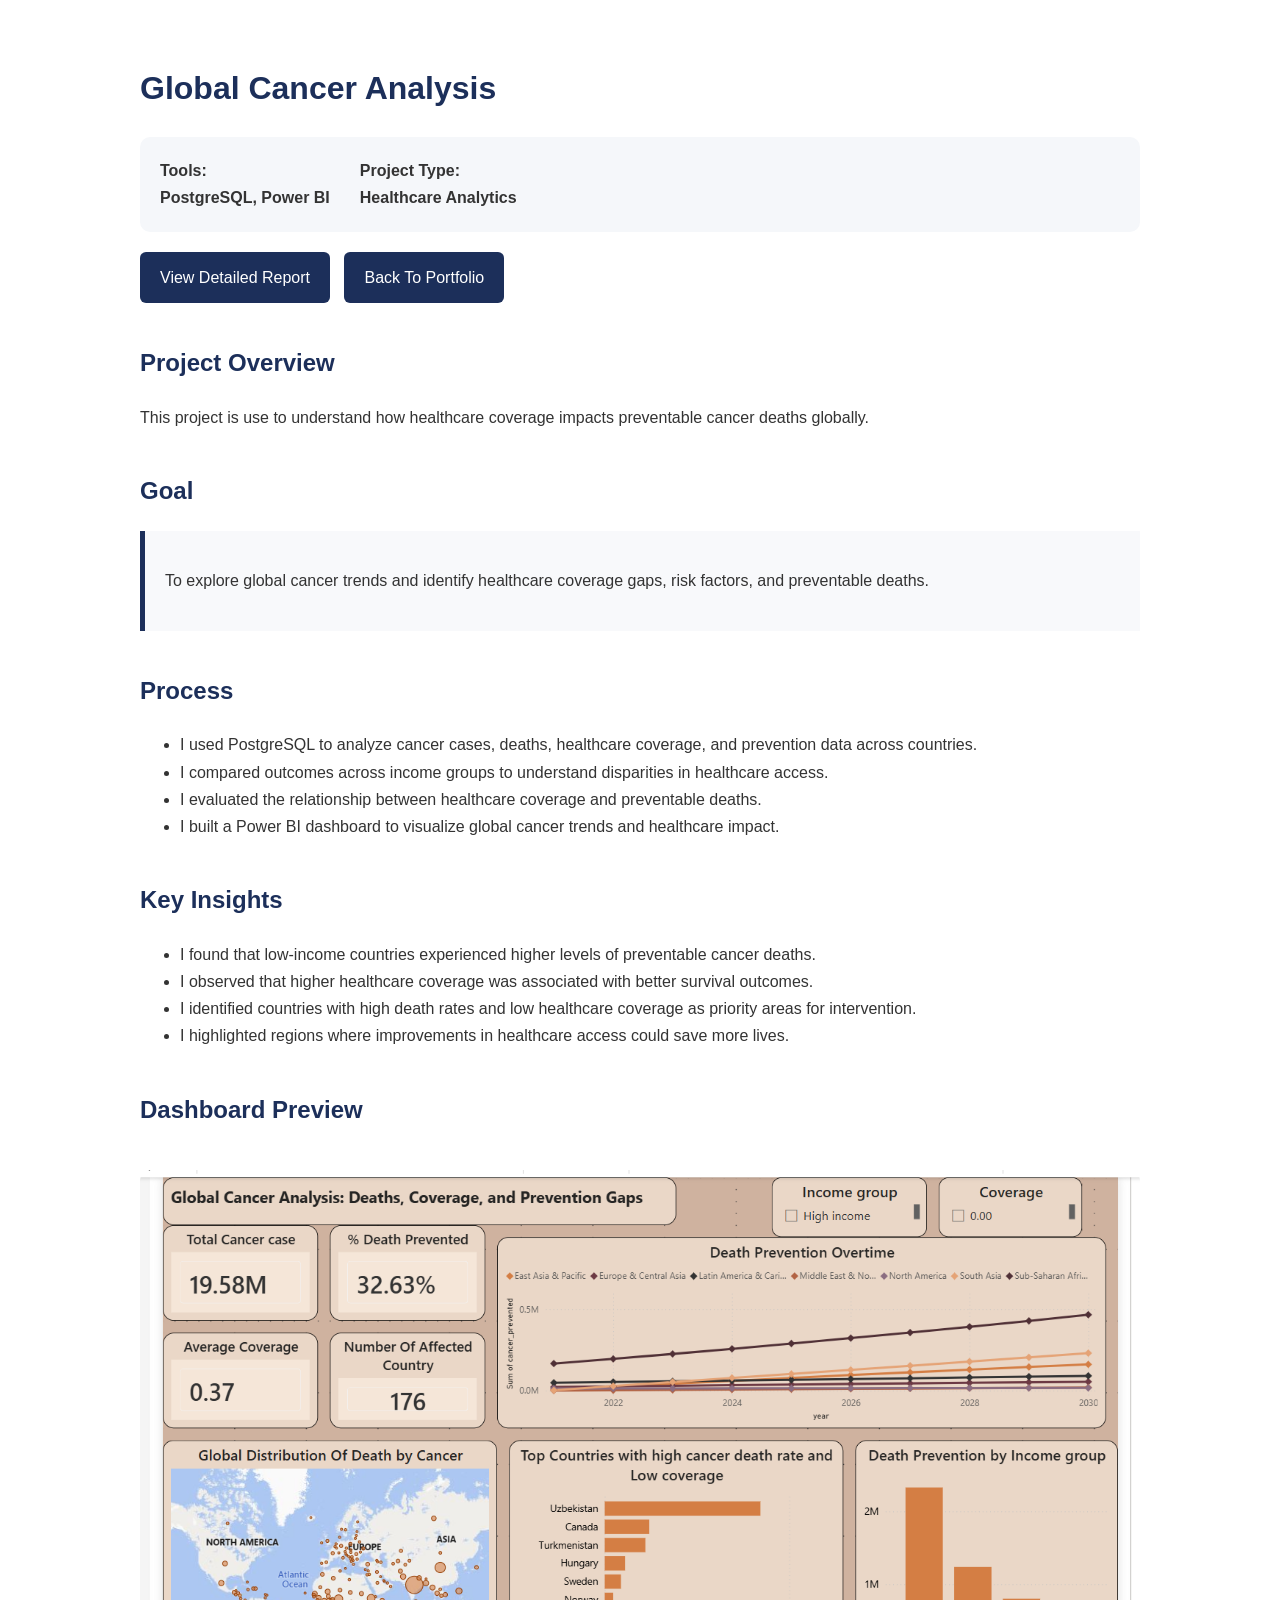
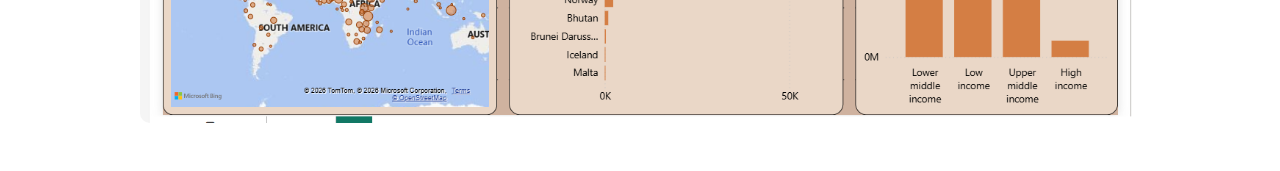
<file: summary-page/cancer-summary.html>
<!DOCTYPE html>
<html lang="en">
<head>
<meta charset="UTF-8">
<meta name="viewport" content="width=device-width, initial-scale=1.0">
<title>Global Cancer Analysi</title>

<style>
body{
    font-family: Arial, sans-serif;
    max-width:1000px;
    margin:auto;
    padding:40px;
    line-height:1.7;
    color:#333;
}

h1{
    color:#1c2f5a;
}

h2{
    color:#1c2f5a;
    margin-top:40px;
}

.project-meta{
    display:flex;
    gap:30px;
    flex-wrap:wrap;
    margin:20px 0;
    padding:20px;
    background:#f5f7fa;
    border-radius:10px;
}

.meta-item{
    font-weight:bold;
}

.btn{
    display:inline-block;
    background:#1c2f5a;
    color:white;
    text-decoration:none;
    padding:12px 20px;
    border-radius:6px;
    margin-right:10px;
}

.highlight-box{
    background:#f8f9fb;
    padding:20px;
    border-left:5px solid #1c2f5a;
    margin-top:15px;
}

img{
    width:100%;
    margin-top:20px;
    border-radius:10px;
}
</style>

</head>
<body>

<h1>Global Cancer Analysis</h1>

<div class="project-meta">
    <div class="meta-item">
        Tools:<br>
        PostgreSQL, Power BI
    </div>

    <div class="meta-item">
        Project Type:<br>
        Healthcare Analytics
    </div>
</div>

<a href="https://"https://github.com/winnerdonald158/Global-Cancer-Analysis" target="_blank" class="btn">
View Detailed Report
</a>

<a href="../index.html" class="btn">
Back To Portfolio
</a>

<h2>Project Overview</h2>

<p>
This project is use to understand how healthcare coverage impacts preventable cancer deaths globally.
</p>

<h2>Goal</h2>

<div class="highlight-box">
<p>
To explore global cancer trends and identify healthcare coverage gaps,
risk factors, and preventable deaths.
</p>
</div>

<h2>Process</h2>

<ul>
<li>I used PostgreSQL to analyze cancer cases, deaths, healthcare coverage, and prevention data across countries.</li>

<li>I compared outcomes across income groups to understand disparities in healthcare access.</li>

<li>I evaluated the relationship between healthcare coverage and preventable deaths.</li>

<li>I built a Power BI dashboard to visualize global cancer trends and healthcare impact.</li>
</ul>

<h2>Key Insights</h2>

<ul>
<li>I found that low-income countries experienced higher levels of preventable cancer deaths.</li>

<li>I observed that higher healthcare coverage was associated with better survival outcomes.</li>

<li>I identified countries with high death rates and low healthcare coverage as priority areas for intervention.</li>

<li>I highlighted regions where improvements in healthcare access could save more lives.</li>
</ul>
<h2>Dashboard Preview</h2>

<img src="../assets/images/global-cancer-dashboard.png" alt="Global Cancer Dashboard">

</body>
</html>
</file>
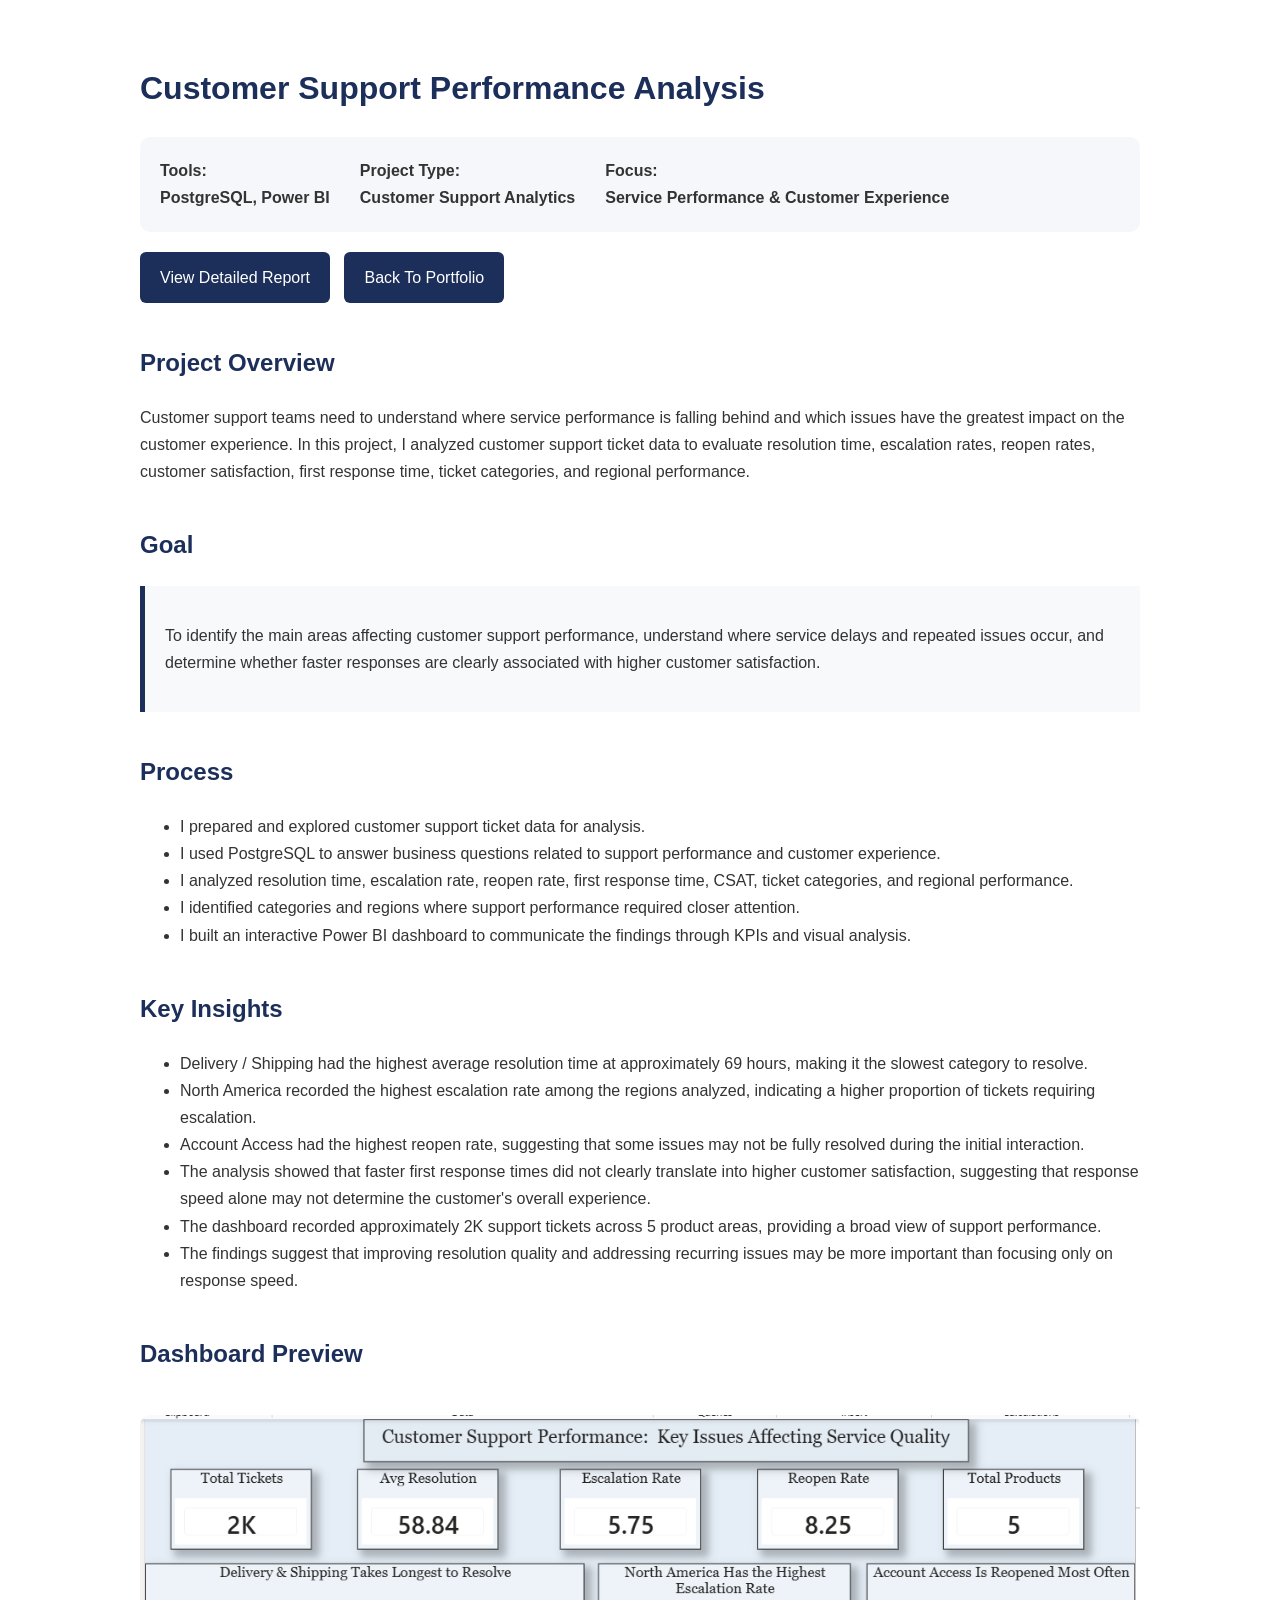
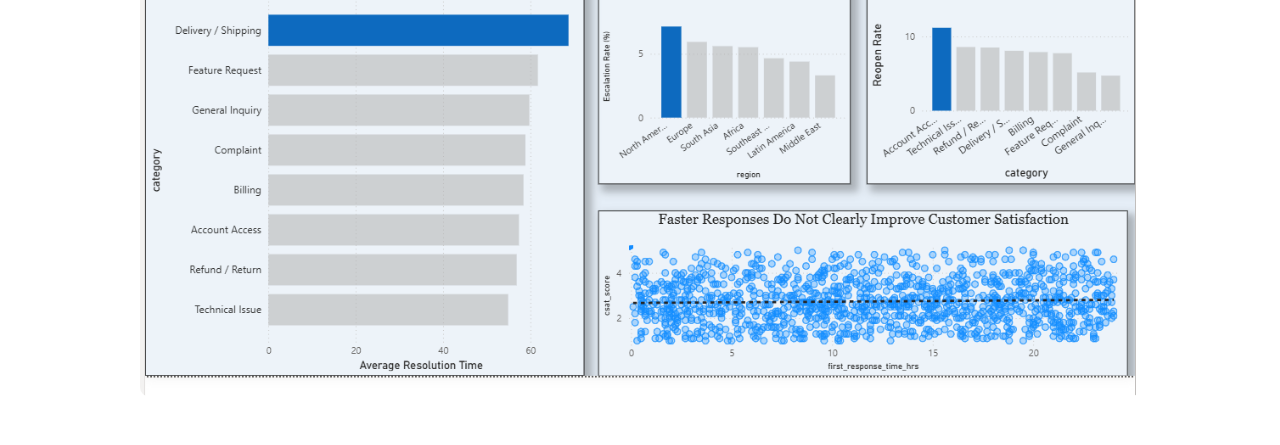
<file: summary-page/customer-support-performance-analysis.html>
<!DOCTYPE html>

<html lang="en">
<head>
<meta charset="UTF-8">
<meta name="viewport" content="width=device-width, initial-scale=1.0">
<title>Customer Support Performance Analysis</title>

<style>
body{
    font-family: Arial, sans-serif;
    max-width:1000px;
    margin:auto;
    padding:40px;
    line-height:1.7;
    color:#333;
}

h1{
    color:#1c2f5a;
}

h2{
    color:#1c2f5a;
    margin-top:40px;
}

.project-meta{
    display:flex;
    gap:30px;
    flex-wrap:wrap;
    margin:20px 0;
    padding:20px;
    background:#f5f7fa;
    border-radius:10px;
}

.meta-item{
    font-weight:bold;
}

.btn{
    display:inline-block;
    background:#1c2f5a;
    color:white;
    text-decoration:none;
    padding:12px 20px;
    border-radius:6px;
    margin-right:10px;
}

.highlight-box{
    background:#f8f9fb;
    padding:20px;
    border-left:5px solid #1c2f5a;
    margin-top:15px;
}

img{
    width:100%;
    margin-top:20px;
    border-radius:10px;
}
</style>

</head>

<body>

<h1>Customer Support Performance Analysis</h1>

<div class="project-meta">

<div class="meta-item">
Tools:<br>
PostgreSQL, Power BI
</div>

<div class="meta-item">
Project Type:<br>
Customer Support Analytics
</div>

<div class="meta-item">
Focus:<br>
Service Performance & Customer Experience
</div>

</div>

<a href="https://github.com/winnerdonald158/Customer-Support-Performance-Analysis" target="_blank" class="btn"> View Detailed Report </a>

<a href="../index.html" class="btn">
Back To Portfolio
</a>

<h2>Project Overview</h2>

<p>
Customer support teams need to understand where service performance is falling behind and which issues have the greatest impact on the customer experience. In this project, I analyzed customer support ticket data to evaluate resolution time, escalation rates, reopen rates, customer satisfaction, first response time, ticket categories, and regional performance.
</p>

<h2>Goal</h2>

<div class="highlight-box">

<p>
To identify the main areas affecting customer support performance, understand where service delays and repeated issues occur, and determine whether faster responses are clearly associated with higher customer satisfaction.
</p>

</div>

<h2>Process</h2>

<ul>

<li>I prepared and explored customer support ticket data for analysis.</li>

<li>I used PostgreSQL to answer business questions related to support performance and customer experience.</li>

<li>I analyzed resolution time, escalation rate, reopen rate, first response time, CSAT, ticket categories, and regional performance.</li>

<li>I identified categories and regions where support performance required closer attention.</li>

<li>I built an interactive Power BI dashboard to communicate the findings through KPIs and visual analysis.</li>

</ul>

<h2>Key Insights</h2>

<ul>

<li>Delivery / Shipping had the highest average resolution time at approximately 69 hours, making it the slowest category to resolve.</li>

<li>North America recorded the highest escalation rate among the regions analyzed, indicating a higher proportion of tickets requiring escalation.</li>

<li>Account Access had the highest reopen rate, suggesting that some issues may not be fully resolved during the initial interaction.</li>

<li>The analysis showed that faster first response times did not clearly translate into higher customer satisfaction, suggesting that response speed alone may not determine the customer's overall experience.</li>

<li>The dashboard recorded approximately 2K support tickets across 5 product areas, providing a broad view of support performance.</li>

<li>The findings suggest that improving resolution quality and addressing recurring issues may be more important than focusing only on response speed.</li>

</ul>

<h2>Dashboard Preview</h2>

<img src="../assets/images/customer-support-performance-dashboard.png"
alt="Customer Support performance analysis dashboard">

</body>
</html>
</file>
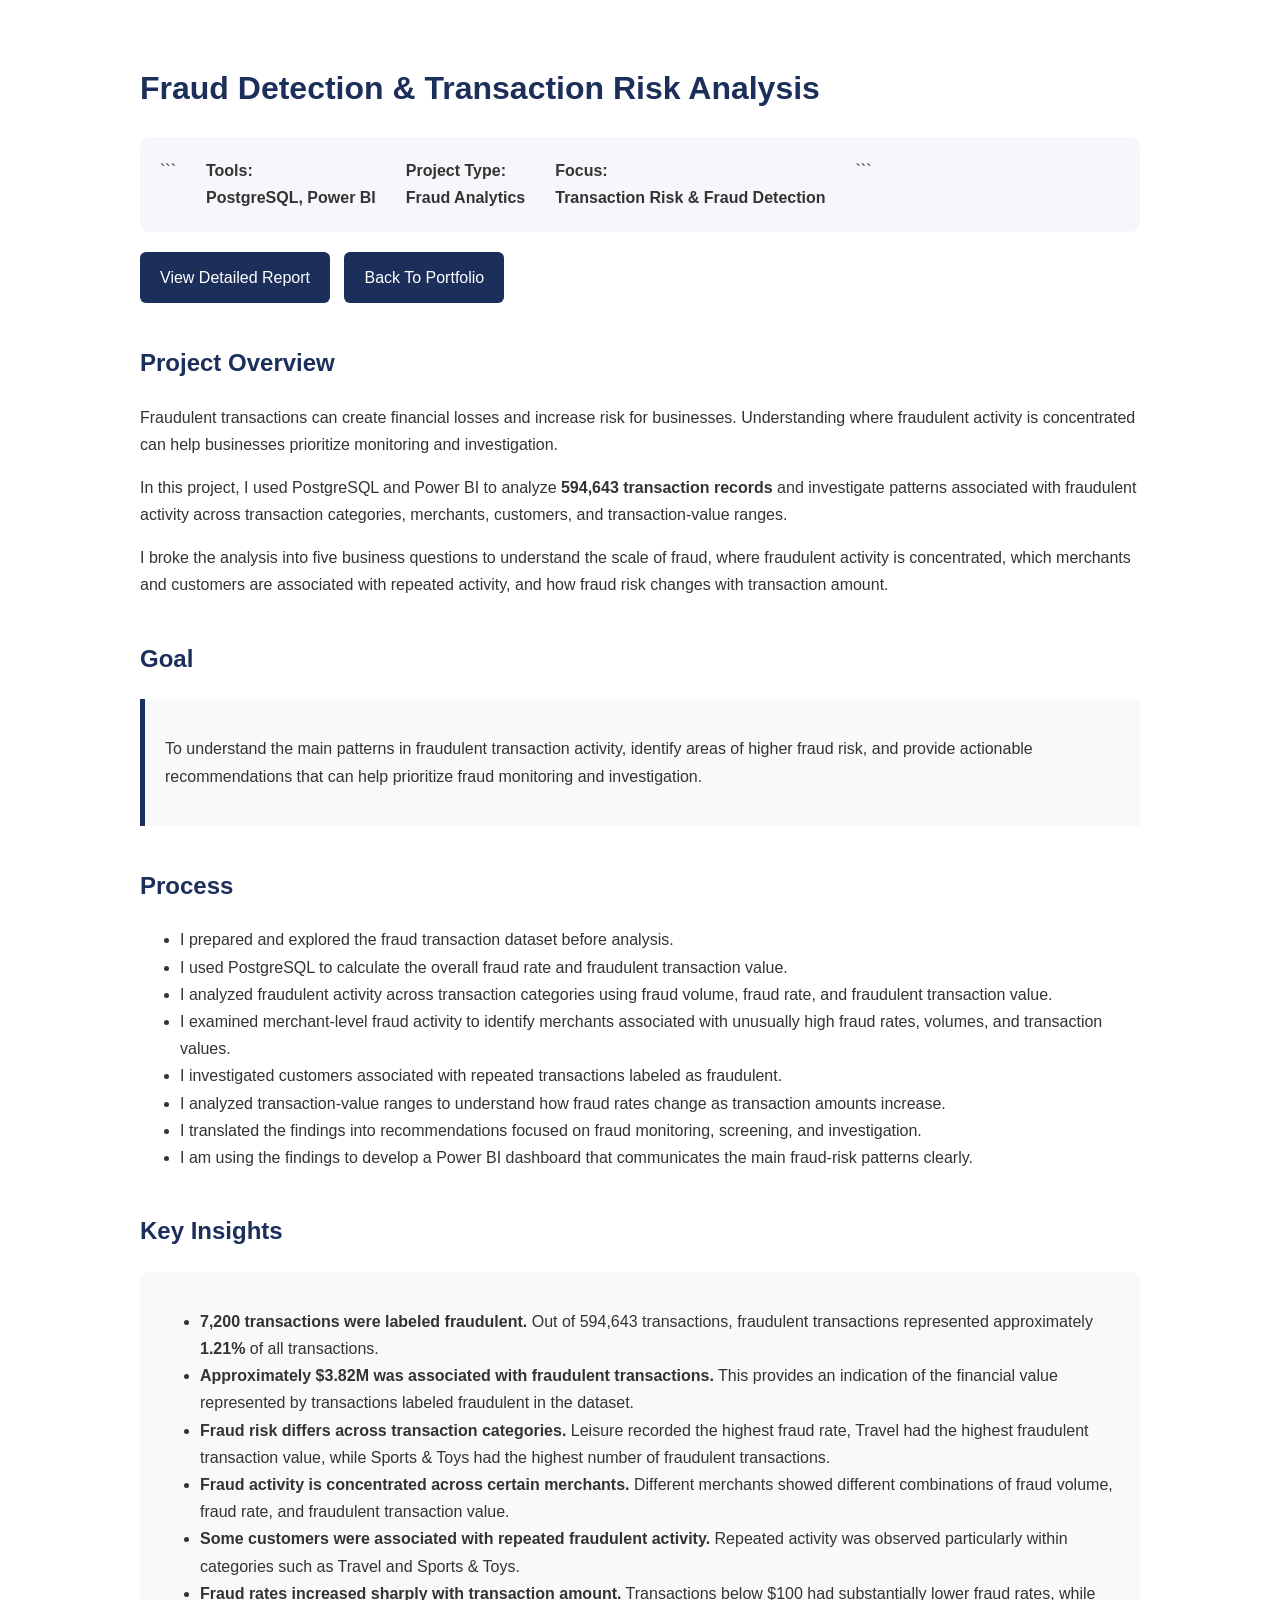
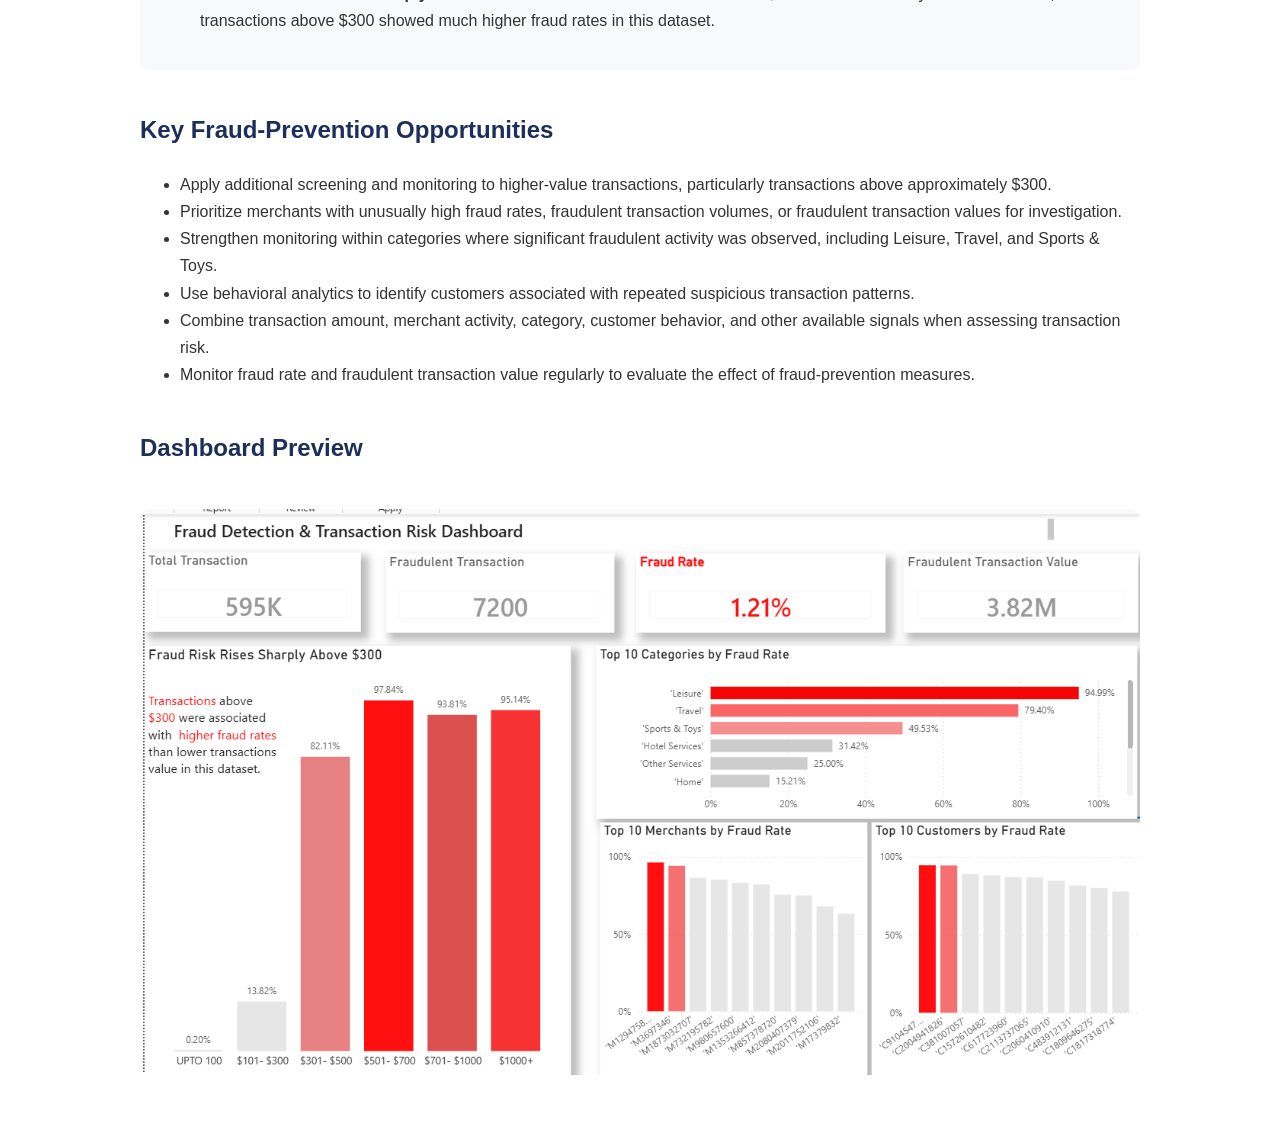
<file: summary-page/fraud-summary.html>
<!DOCTYPE html>

<html lang="en">

<head>
<meta charset="UTF-8">
<meta name="viewport" content="width=device-width, initial-scale=1.0">

<title>Fraud Detection & Transaction Risk Analysis</title>

<style>

body{
    font-family: Arial, sans-serif;
    max-width:1000px;
    margin:auto;
    padding:40px;
    line-height:1.7;
    color:#333;
}

h1{
    color:#1c2f5a;
}

h2{
    color:#1c2f5a;
    margin-top:40px;
}

.project-meta{
    display:flex;
    gap:30px;
    flex-wrap:wrap;
    margin:20px 0;
    padding:20px;
    background:#f5f7fa;
    border-radius:10px;
}

.meta-item{
    font-weight:bold;
}

.btn{
    display:inline-block;
    background:#1c2f5a;
    color:white;
    text-decoration:none;
    padding:12px 20px;
    border-radius:6px;
    margin-right:10px;
}

.highlight-box{
    background:#f8f9fb;
    padding:20px;
    border-left:5px solid #1c2f5a;
    margin-top:15px;
}

.insight-box{
    background:#f8f9fb;
    padding:20px;
    border-radius:8px;
    margin:15px 0;
}

img{
    width:100%;
    margin-top:20px;
    border-radius:10px;
}

</style>

</head>

<body>

<h1>Fraud Detection & Transaction Risk Analysis</h1>

<div class="project-meta">

```
<div class="meta-item">
    Tools:<br>
    PostgreSQL, Power BI
</div>

<div class="meta-item">
    Project Type:<br>
    Fraud Analytics
</div>

<div class="meta-item">
    Focus:<br>
    Transaction Risk & Fraud Detection
</div>
```

</div>

<a href="https://github.com/winnerdonald158/Fraud-Detection-Transaction-Risk-Analysis"
target="_blank"
class="btn">
View Detailed Report </a>

<a href="../index.html"
class="btn">
Back To Portfolio </a>

<h2>Project Overview</h2>

<p>
Fraudulent transactions can create financial losses and increase risk for
businesses. Understanding where fraudulent activity is concentrated can help
businesses prioritize monitoring and investigation.
</p>

<p>
In this project, I used PostgreSQL and Power BI to analyze
<strong>594,643 transaction records</strong> and investigate patterns associated
with fraudulent activity across transaction categories, merchants, customers,
and transaction-value ranges.
</p>

<p>
I broke the analysis into five business questions to understand the scale of
fraud, where fraudulent activity is concentrated, which merchants and
customers are associated with repeated activity, and how fraud risk changes
with transaction amount.
</p>

<h2>Goal</h2>

<div class="highlight-box">

<p>
To understand the main patterns in fraudulent transaction activity, identify
areas of higher fraud risk, and provide actionable recommendations that can
help prioritize fraud monitoring and investigation.
</p>

</div>

<h2>Process</h2>

<ul>

<li>
I prepared and explored the fraud transaction dataset before analysis.
</li>

<li>
I used PostgreSQL to calculate the overall fraud rate and fraudulent
transaction value.
</li>

<li>
I analyzed fraudulent activity across transaction categories using fraud
volume, fraud rate, and fraudulent transaction value.
</li>

<li>
I examined merchant-level fraud activity to identify merchants associated
with unusually high fraud rates, volumes, and transaction values.
</li>

<li>
I investigated customers associated with repeated transactions labeled as
fraudulent.
</li>

<li>
I analyzed transaction-value ranges to understand how fraud rates change as
transaction amounts increase.
</li>

<li>
I translated the findings into recommendations focused on fraud monitoring,
screening, and investigation.
</li>

<li>
I am using the findings to develop a Power BI dashboard that communicates the
main fraud-risk patterns clearly.
</li>

</ul>

<h2>Key Insights</h2>

<div class="insight-box">

<ul>

<li>
<strong>7,200 transactions were labeled fraudulent.</strong>
Out of 594,643 transactions, fraudulent transactions represented approximately
<strong>1.21%</strong> of all transactions.
</li>

<li>
<strong>Approximately $3.82M was associated with fraudulent transactions.</strong>
This provides an indication of the financial value represented by transactions
labeled fraudulent in the dataset.
</li>

<li>
<strong>Fraud risk differs across transaction categories.</strong>
Leisure recorded the highest fraud rate, Travel had the highest fraudulent
transaction value, while Sports & Toys had the highest number of fraudulent
transactions.
</li>

<li>
<strong>Fraud activity is concentrated across certain merchants.</strong>
Different merchants showed different combinations of fraud volume, fraud rate,
and fraudulent transaction value.
</li>

<li>
<strong>Some customers were associated with repeated fraudulent activity.</strong>
Repeated activity was observed particularly within categories such as Travel
and Sports & Toys.
</li>

<li>
<strong>Fraud rates increased sharply with transaction amount.</strong>
Transactions below $100 had substantially lower fraud rates, while transactions
above $300 showed much higher fraud rates in this dataset.
</li>

</ul>

</div>

<h2>Key Fraud-Prevention Opportunities</h2>

<ul>

<li>
Apply additional screening and monitoring to higher-value transactions,
particularly transactions above approximately $300.
</li>

<li>
Prioritize merchants with unusually high fraud rates, fraudulent transaction
volumes, or fraudulent transaction values for investigation.
</li>

<li>
Strengthen monitoring within categories where significant fraudulent activity
was observed, including Leisure, Travel, and Sports & Toys.
</li>

<li>
Use behavioral analytics to identify customers associated with repeated
suspicious transaction patterns.
</li>

<li>
Combine transaction amount, merchant activity, category, customer behavior,
and other available signals when assessing transaction risk.
</li>

<li>
Monitor fraud rate and fraudulent transaction value regularly to evaluate the
effect of fraud-prevention measures.
</li>

</ul>

<h2>Dashboard Preview</h2>

<img src="../assets/images/Fraud Detection dashboard.png"
     alt="assets/images/Fraud Detection dashboard.png">

</body>
</html>
</html>
</file>
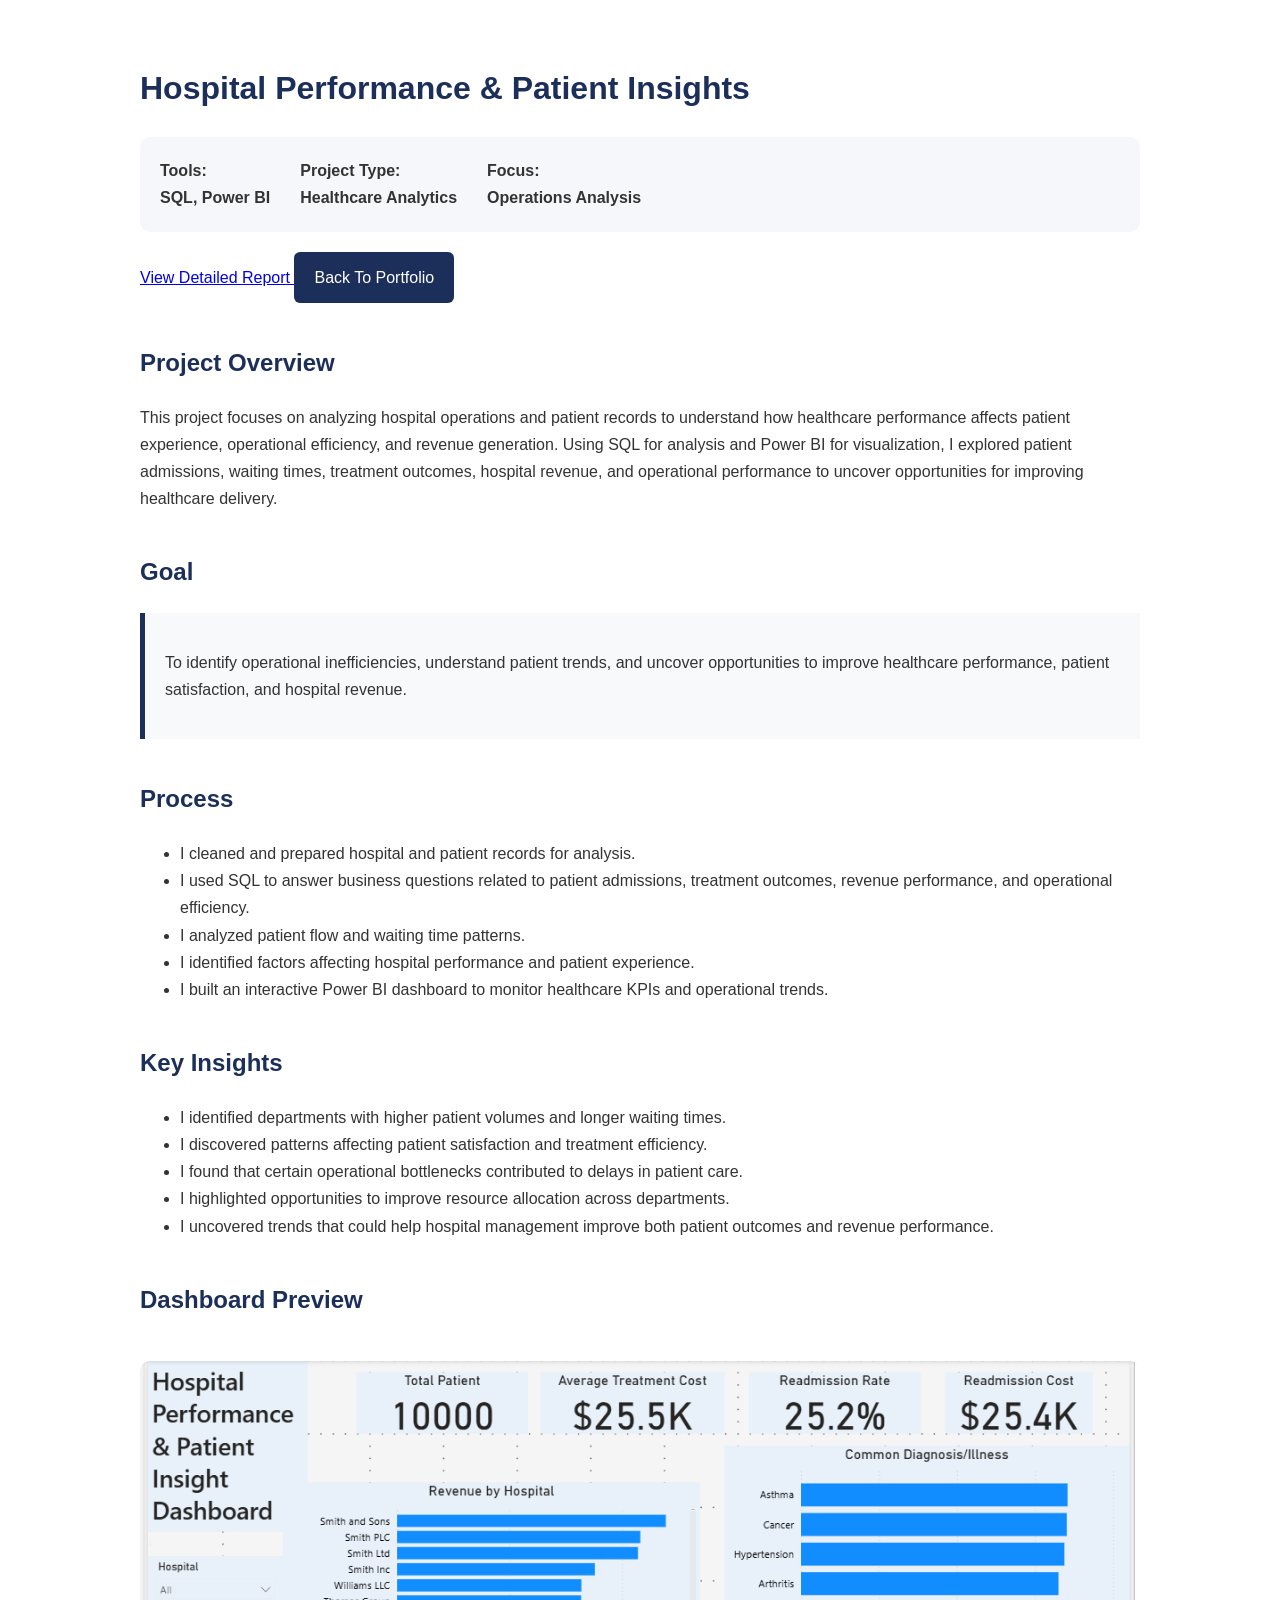
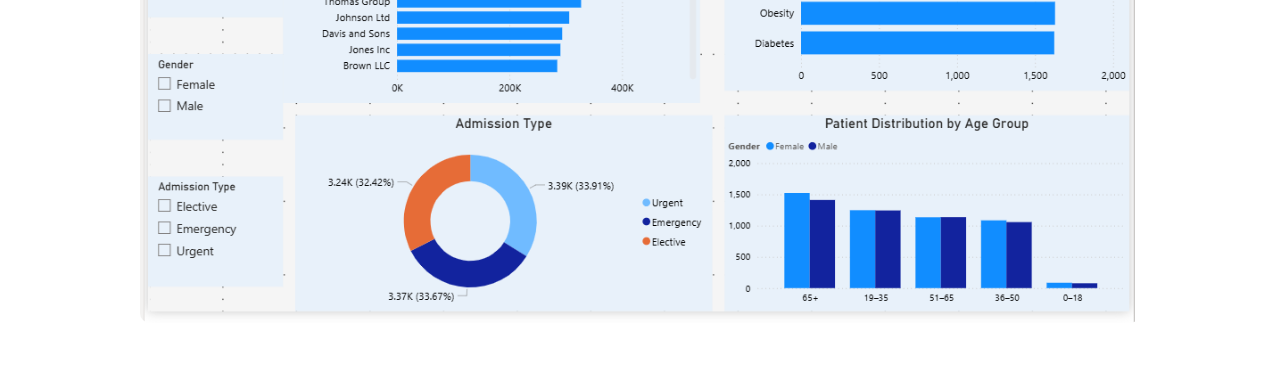
<file: summary-page/hospital-summary.html>
<!DOCTYPE html>
<html lang="en">
<head>
<meta charset="UTF-8">
<meta name="viewport" content="width=device-width, initial-scale=1.0">
<title>Hospital Performance & Patient Insight</title>

<style>
body{
    font-family: Arial, sans-serif;
    max-width:1000px;
    margin:auto;
    padding:40px;
    line-height:1.7;
    color:#333;
}

h1{
    color:#1c2f5a;
}

h2{
    color:#1c2f5a;
    margin-top:40px;
}

.project-meta{
    display:flex;
    gap:30px;
    flex-wrap:wrap;
    margin:20px 0;
    padding:20px;
    background:#f5f7fa;
    border-radius:10px;
}

.meta-item{
    font-weight:bold;
}

.btn{
    display:inline-block;
    background:#1c2f5a;
    color:white;
    text-decoration:none;
    padding:12px 20px;
    border-radius:6px;
    margin-right:10px;
}

.highlight-box{
    background:#f8f9fb;
    padding:20px;
    border-left:5px solid #1c2f5a;
    margin-top:15px;
}

img{
    width:100%;
    margin-top:20px;
    border-radius:10px;
}
</style>

</head>
<body>

  <h1>Hospital Performance & Patient Insights</h1>

<div class="project-meta">
    <div class="meta-item">
        Tools:<br>
        SQL, Power BI
    </div>

    <div class="meta-item">
        Project Type:<br>
         Healthcare Analytics 
    </div>

    <div class="meta-item">
        Focus:<br>
        Operations Analysis
    </div>
</div>

<a href="https://github.com/winnerdonald158/Hospital-performance-patient-insight-dashboard">
View Detailed Report
</a>

<a href="../index.html" class="btn">
Back To Portfolio
</a>

<h2>Project Overview</h2>

<p>
This project focuses on analyzing hospital operations and patient records to understand how healthcare performance affects patient experience,
operational efficiency, and revenue generation.

Using SQL for analysis and Power BI for visualization, I explored patient admissions, waiting times, treatment outcomes, hospital revenue, and
operational performance to uncover opportunities for improving healthcare delivery.
</p>

<h2>Goal</h2>

<div class="highlight-box">
<p>
To identify operational inefficiencies, understand patient trends, and uncover opportunities to improve healthcare performance, patient satisfaction, and hospital revenue.
</p>
</div>

<h2>Process</h2>

<ul>
<li>I cleaned and prepared hospital and patient records for analysis.</li>

<li>I used SQL to answer business questions related to patient admissions, treatment outcomes, revenue performance, and operational efficiency.</li>

<li>I analyzed patient flow and waiting time patterns.</li>

<li>I identified factors affecting hospital performance and patient experience.</li>

<li>I built an interactive Power BI dashboard to monitor healthcare KPIs and operational trends.</li>
</ul>

<h2>Key Insights</h2>

<ul>
<li>I identified departments with higher patient volumes and longer waiting times.</li>

<li>I discovered patterns affecting patient satisfaction and treatment efficiency.</li>

<li>I found that certain operational bottlenecks contributed to delays in patient care.</li>

<li>I highlighted opportunities to improve resource allocation across departments.</li>

<li>I uncovered trends that could help hospital management improve both patient outcomes and revenue performance.</li>
</ul>

<h2>Dashboard Preview</h2>

<img src="../assets/images/hospital-performance-patient-dashboard.png"

</body>
</html>
</file>
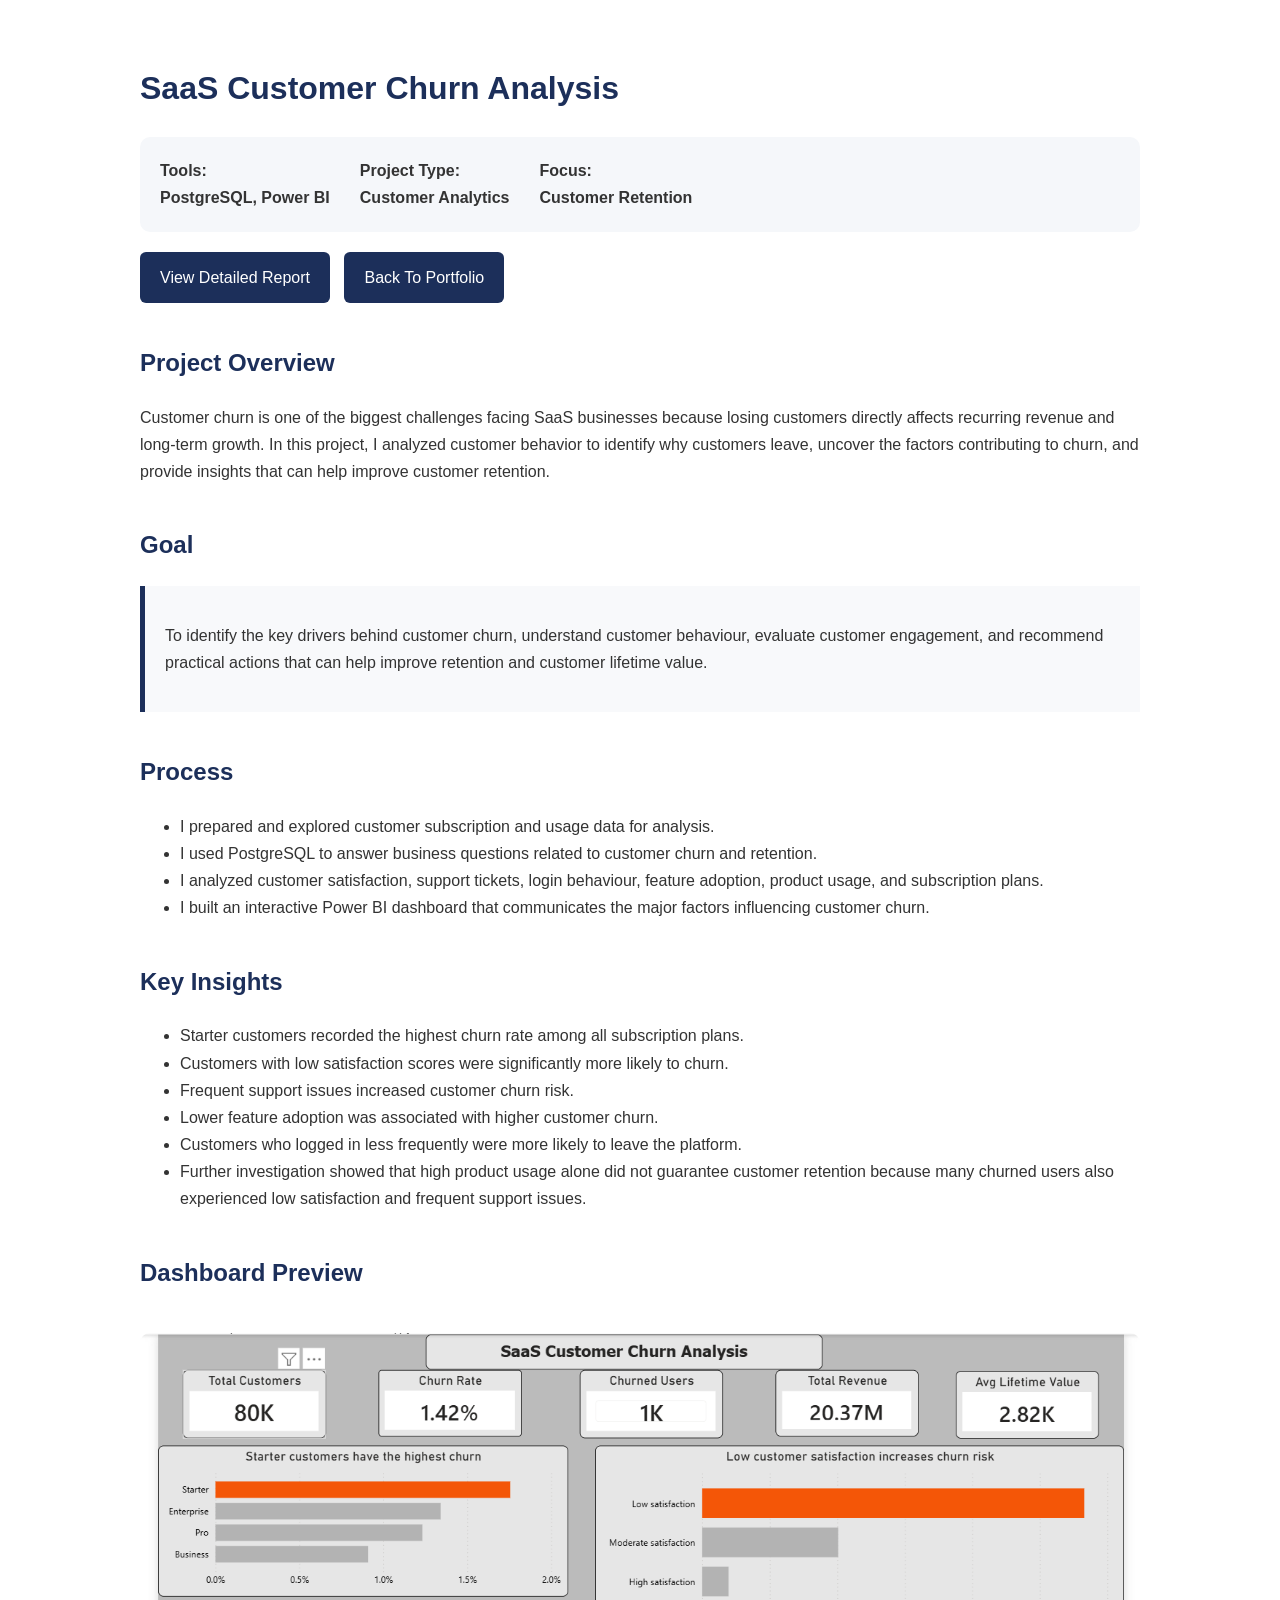
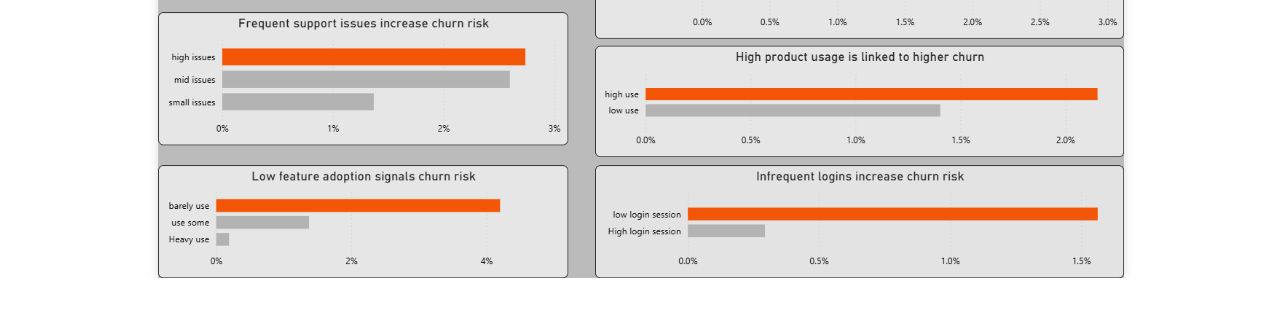
<file: summary-page/saas-summary.html>
<!DOCTYPE html>
<html lang="en">
<head>
<meta charset="UTF-8">
<meta name="viewport" content="width=device-width, initial-scale=1.0">
<title>SaaS Customer Churn Analysis</title>

<style>
body{
    font-family: Arial, sans-serif;
    max-width:1000px;
    margin:auto;
    padding:40px;
    line-height:1.7;
    color:#333;
}

h1{
    color:#1c2f5a;
}

h2{
    color:#1c2f5a;
    margin-top:40px;
}

.project-meta{
    display:flex;
    gap:30px;
    flex-wrap:wrap;
    margin:20px 0;
    padding:20px;
    background:#f5f7fa;
    border-radius:10px;
}

.meta-item{
    font-weight:bold;
}

.btn{
    display:inline-block;
    background:#1c2f5a;
    color:white;
    text-decoration:none;
    padding:12px 20px;
    border-radius:6px;
    margin-right:10px;
}

.highlight-box{
    background:#f8f9fb;
    padding:20px;
    border-left:5px solid #1c2f5a;
    margin-top:15px;
}

img{
    width:100%;
    margin-top:20px;
    border-radius:10px;
}
</style>

</head>
<body>

<h1>SaaS Customer Churn Analysis</h1>

<div class="project-meta">

<div class="meta-item">
Tools:<br>
PostgreSQL, Power BI
</div>

<div class="meta-item">
Project Type:<br>
Customer Analytics
</div>

<div class="meta-item">
Focus:<br>
Customer Retention
</div>

</div>

<a href="https://github.com/winnerdonald158/saas-customer-churn-analysis" target="_blank" class="btn">
View Detailed Report
</a>

<a href="../index.html" class="btn">
Back To Portfolio
</a>

<h2>Project Overview</h2>

<p>
Customer churn is one of the biggest challenges facing SaaS businesses because losing customers directly affects recurring revenue and long-term growth. In this project, I analyzed customer behavior to identify why customers leave, uncover the factors contributing to churn, and provide insights that can help improve customer retention.
</p>

<h2>Goal</h2>

<div class="highlight-box">

<p>
To identify the key drivers behind customer churn, understand customer behaviour, evaluate customer engagement, and recommend practical actions that can help improve retention and customer lifetime value.
</p>

</div>

<h2>Process</h2>

<ul>

<li>I prepared and explored customer subscription and usage data for analysis.</li>

<li>I used PostgreSQL to answer business questions related to customer churn and retention.</li>

<li>I analyzed customer satisfaction, support tickets, login behaviour, feature adoption, product usage, and subscription plans.</li>

<li>I built an interactive Power BI dashboard that communicates the major factors influencing customer churn.</li>

</ul>

<h2>Key Insights</h2>

<ul>

<li>Starter customers recorded the highest churn rate among all subscription plans.</li>

<li>Customers with low satisfaction scores were significantly more likely to churn.</li>

<li>Frequent support issues increased customer churn risk.</li>

<li>Lower feature adoption was associated with higher customer churn.</li>

<li>Customers who logged in less frequently were more likely to leave the platform.</li>

<li>Further investigation showed that high product usage alone did not guarantee customer retention because many churned users also experienced low satisfaction and frequent support issues.</li>

</ul>

<h2>Dashboard Preview</h2>

<img src="../assets/images/saas-customer-churn-dashboard.png" alt="SaaS Customer Churn Dashboard">

</body>
</html>
</file>
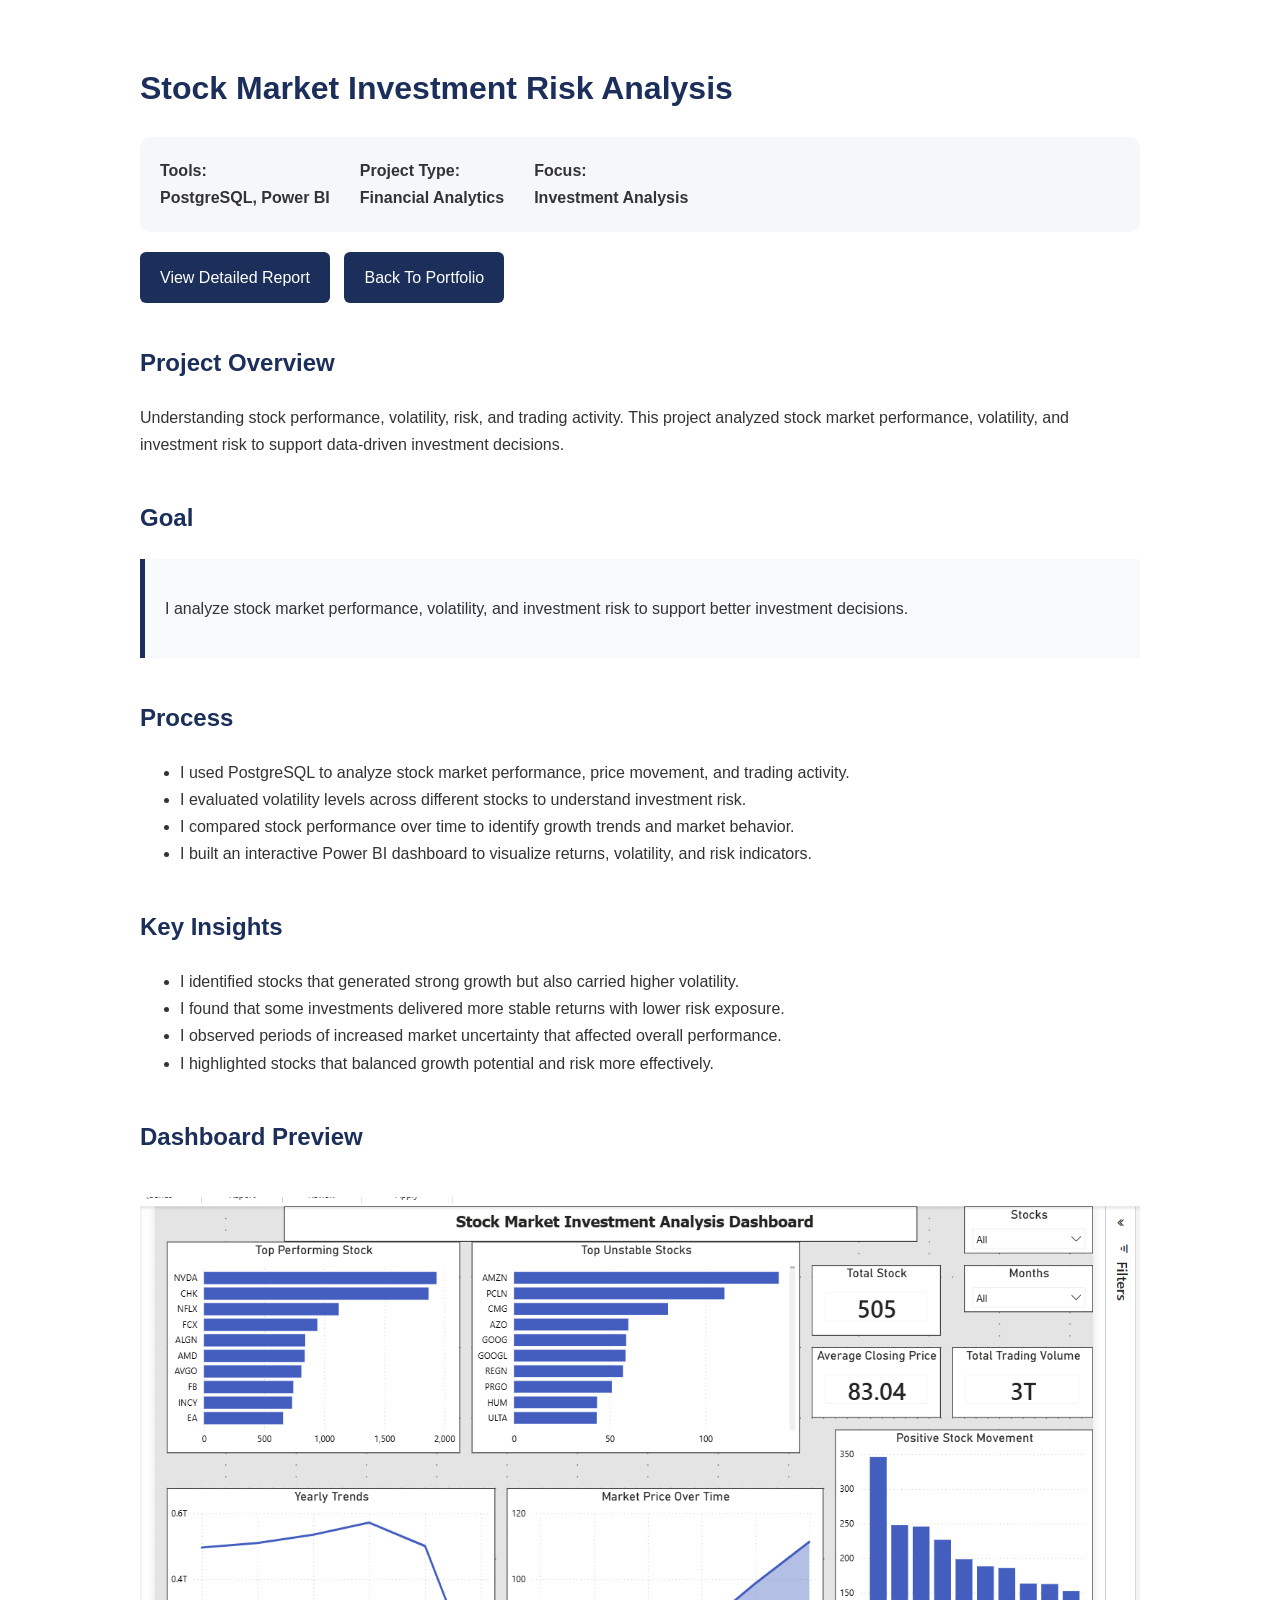
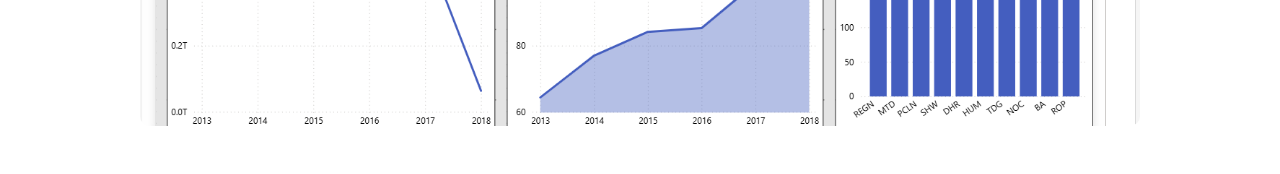
<file: summary-page/stock-summary.html>
<!DOCTYPE html>
<html lang="en">
<head>
<meta charset="UTF-8">
<meta name="viewport" content="width=device-width, initial-scale=1.0">
<title>Stock Market Investment Risk Analysis</title>

<style>
body{
    font-family: Arial, sans-serif;
    max-width:1000px;
    margin:auto;
    padding:40px;
    line-height:1.7;
    color:#333;
}

h1{
    color:#1c2f5a;
}

h2{
    color:#1c2f5a;
    margin-top:40px;
}

.project-meta{
    display:flex;
    gap:30px;
    flex-wrap:wrap;
    margin:20px 0;
    padding:20px;
    background:#f5f7fa;
    border-radius:10px;
}

.meta-item{
    font-weight:bold;
}

.btn{
    display:inline-block;
    background:#1c2f5a;
    color:white;
    text-decoration:none;
    padding:12px 20px;
    border-radius:6px;
    margin-right:10px;
}

.highlight-box{
    background:#f8f9fb;
    padding:20px;
    border-left:5px solid #1c2f5a;
    margin-top:15px;
}

img{
    width:100%;
    margin-top:20px;
    border-radius:10px;
}
</style>

</head>
<body>

<h1>Stock Market Investment Risk Analysis</h1>

<div class="project-meta">
    <div class="meta-item">
        Tools:<br>
        PostgreSQL, Power BI
    </div>

    <div class="meta-item">
        Project Type:<br>
         Financial Analytics
    </div>

    <div class="meta-item">
        Focus:<br>
         Investment Analysis
    </div>
</div>

<a href="https://https://github.com/winnerdonald158/Stock-Market-Investment-Risk-Analysis" target="_blank" class="btn">
View Detailed Report
</a>

<a href="../index.html" class="btn">
Back To Portfolio
</a>

<h2>Project Overview</h2>

<p>
Understanding stock performance, volatility, risk, and trading activity.
This project analyzed stock market performance, volatility, and investment risk to support data-driven investment decisions.
</p>

<h2>Goal</h2>

<div class="highlight-box">
<p>
I analyze stock market performance, volatility, and investment risk
to support better investment decisions.
</p>
</div>

<h2>Process</h2>

<ul>
<li>I used PostgreSQL to analyze stock market performance, price movement, and trading activity.</li>

<li>I evaluated volatility levels across different stocks to understand investment risk.</li>

<li>I compared stock performance over time to identify growth trends and market behavior.</li>

<li>I built an interactive Power BI dashboard to visualize returns, volatility, and risk indicators.</li>
</ul>

<h2>Key Insights</h2>

<ul>
<li>I identified stocks that generated strong growth but also carried higher volatility.</li>

<li>I found that some investments delivered more stable returns with lower risk exposure.</li>

<li>I observed periods of increased market uncertainty that affected overall performance.</li>

<li>I highlighted stocks that balanced growth potential and risk more effectively.</li>
</ul>

<h2>Dashboard Preview</h2>

<img src="../assets/images/Stock-market-analysis-dashboard.png" alt="Stock market dashboard">

</body>
</html>
</file>
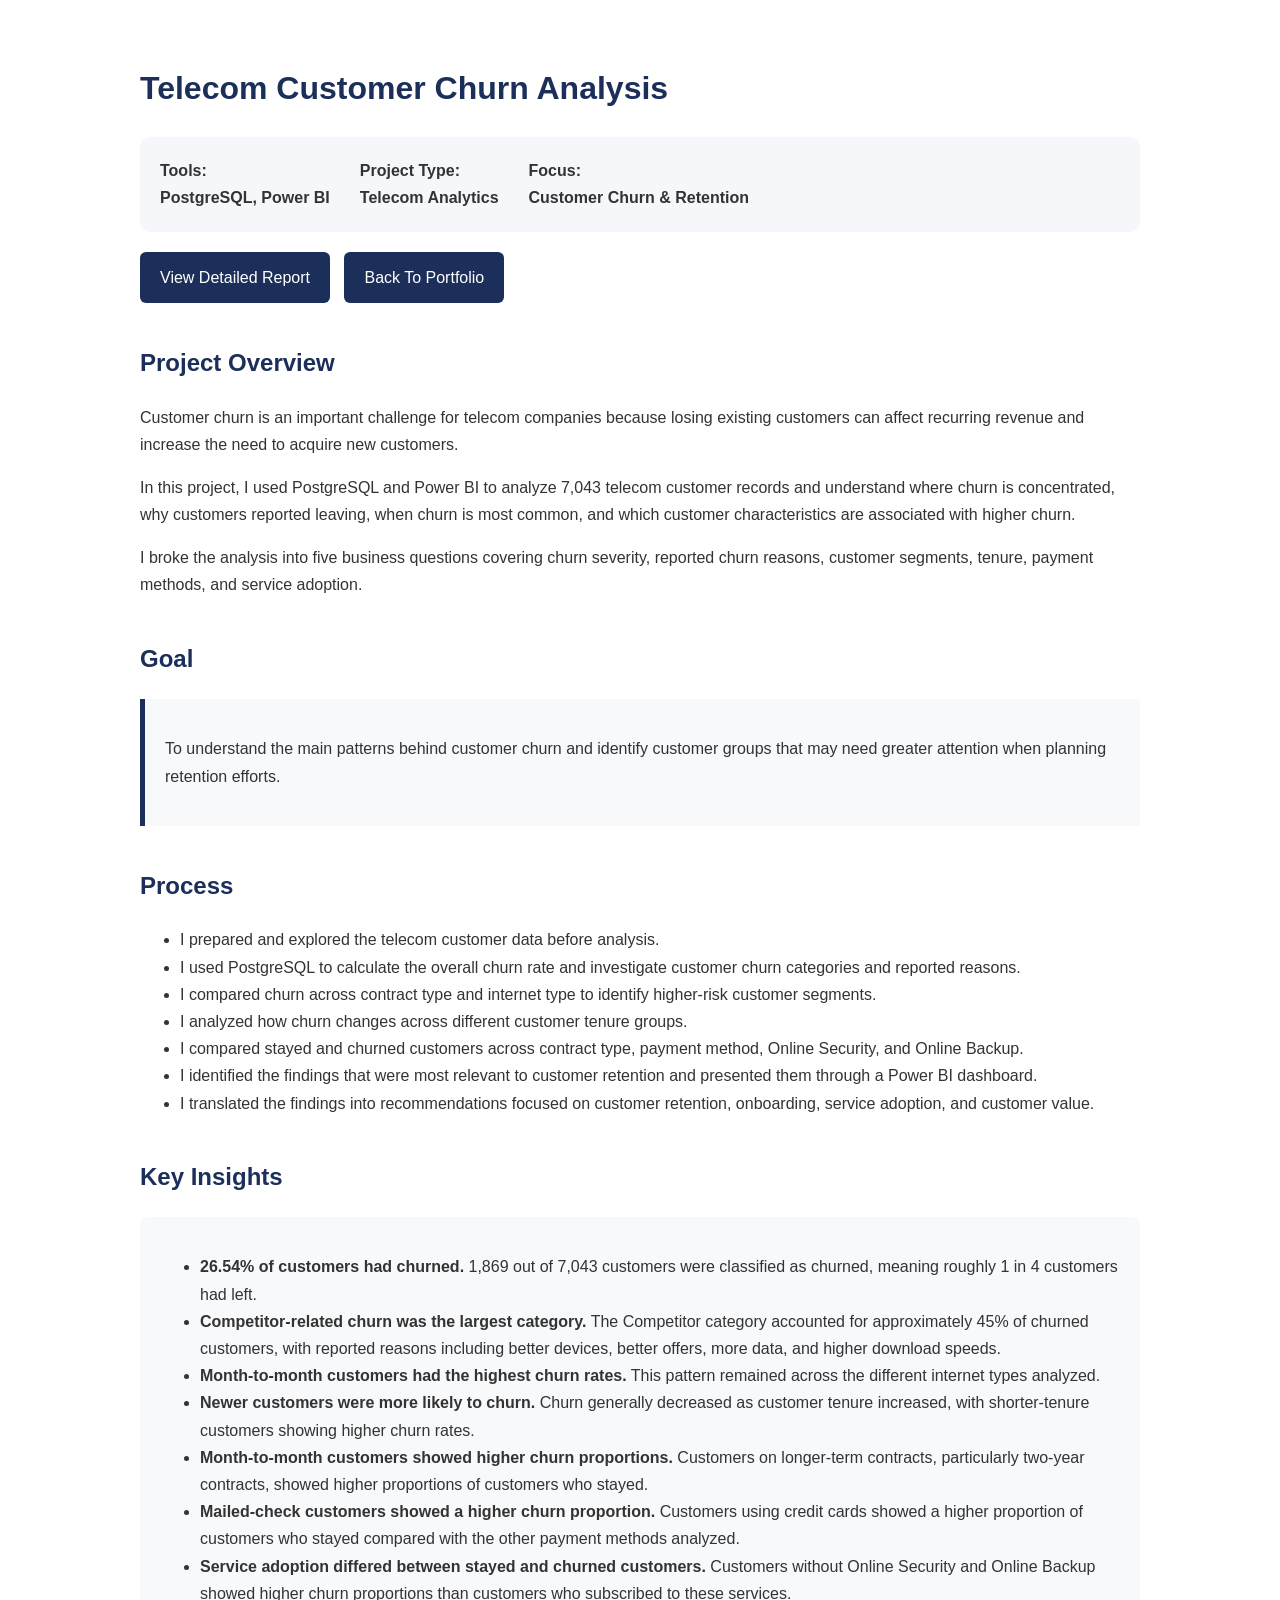
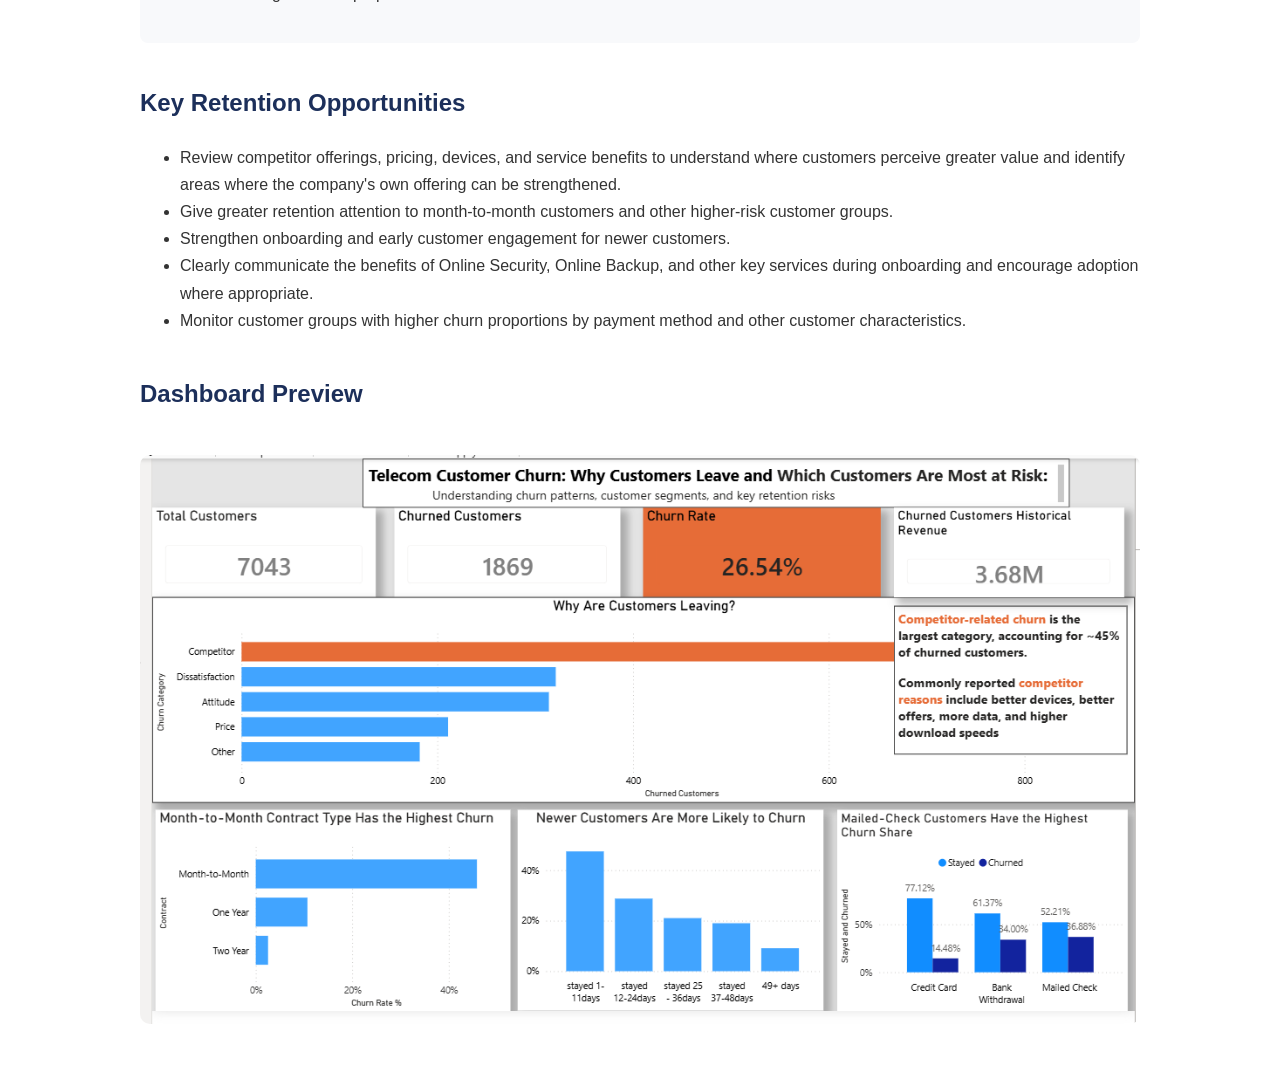
<file: summary-page/telecom-summary.html>
<!DOCTYPE html>
<html lang="en">
<head>
<meta charset="UTF-8">
<meta name="viewport" content="width=device-width, initial-scale=1.0">

<title>Telecom Customer Churn Analysis</title>

<style>
body{
    font-family: Arial, sans-serif;
    max-width:1000px;
    margin:auto;
    padding:40px;
    line-height:1.7;
    color:#333;
}

h1{
    color:#1c2f5a;
}

h2{
    color:#1c2f5a;
    margin-top:40px;
}

.project-meta{
    display:flex;
    gap:30px;
    flex-wrap:wrap;
    margin:20px 0;
    padding:20px;
    background:#f5f7fa;
    border-radius:10px;
}

.meta-item{
    font-weight:bold;
}

.btn{
    display:inline-block;
    background:#1c2f5a;
    color:white;
    text-decoration:none;
    padding:12px 20px;
    border-radius:6px;
    margin-right:10px;
}

.highlight-box{
    background:#f8f9fb;
    padding:20px;
    border-left:5px solid #1c2f5a;
    margin-top:15px;
}

.insight-box{
    background:#f8f9fb;
    padding:20px;
    border-radius:8px;
    margin:15px 0;
}

img{
    width:100%;
    margin-top:20px;
    border-radius:10px;
}
</style>

</head>

<body>

<h1>Telecom Customer Churn Analysis</h1>

<div class="project-meta">

    <div class="meta-item">
        Tools:<br>
        PostgreSQL, Power BI
    </div>

    <div class="meta-item">
        Project Type:<br>
        Telecom Analytics
    </div>

    <div class="meta-item">
        Focus:<br>
        Customer Churn & Retention
    </div>

</div>

<a href="https://github.com/winnerdonald158/Telecom-Customer-Churn-Why-Customers-Leave-and-Which-Customers-Are-Most-at-Risk/tree/main"
   target="_blank"
   class="btn">
View Detailed Report
</a>

<a href="../index.html" class="btn">
Back To Portfolio
</a>


<h2>Project Overview</h2>

<p>
Customer churn is an important challenge for telecom companies because losing
existing customers can affect recurring revenue and increase the need to
acquire new customers.
</p>

<p>
In this project, I used PostgreSQL and Power BI to analyze 7,043 telecom
customer records and understand where churn is concentrated, why customers
reported leaving, when churn is most common, and which customer characteristics
are associated with higher churn.
</p>

<p>
I broke the analysis into five business questions covering churn severity,
reported churn reasons, customer segments, tenure, payment methods, and
service adoption.
</p>


<h2>Goal</h2>

<div class="highlight-box">

<p>
To understand the main patterns behind customer churn and identify customer
groups that may need greater attention when planning retention efforts.
</p>

</div>


<h2>Process</h2>

<ul>

<li>
I prepared and explored the telecom customer data before analysis.
</li>

<li>
I used PostgreSQL to calculate the overall churn rate and investigate
customer churn categories and reported reasons.
</li>

<li>
I compared churn across contract type and internet type to identify
higher-risk customer segments.
</li>

<li>
I analyzed how churn changes across different customer tenure groups.
</li>

<li>
I compared stayed and churned customers across contract type, payment
method, Online Security, and Online Backup.
</li>

<li>
I identified the findings that were most relevant to customer retention
and presented them through a Power BI dashboard.
</li>

<li>
I translated the findings into recommendations focused on customer
retention, onboarding, service adoption, and customer value.
</li>

</ul>


<h2>Key Insights</h2>

<div class="insight-box">

<ul>

<li>
<strong>26.54% of customers had churned.</strong>
1,869 out of 7,043 customers were classified as churned, meaning roughly
1 in 4 customers had left.
</li>

<li>
<strong>Competitor-related churn was the largest category.</strong>
The Competitor category accounted for approximately 45% of churned
customers, with reported reasons including better devices, better offers,
more data, and higher download speeds.
</li>

<li>
<strong>Month-to-month customers had the highest churn rates.</strong>
This pattern remained across the different internet types analyzed.
</li>

<li>
<strong>Newer customers were more likely to churn.</strong>
Churn generally decreased as customer tenure increased, with shorter-tenure
customers showing higher churn rates.
</li>

<li>
<strong>Month-to-month customers showed higher churn proportions.</strong>
Customers on longer-term contracts, particularly two-year contracts,
showed higher proportions of customers who stayed.
</li>

<li>
<strong>Mailed-check customers showed a higher churn proportion.</strong>
Customers using credit cards showed a higher proportion of customers who
stayed compared with the other payment methods analyzed.
</li>

<li>
<strong>Service adoption differed between stayed and churned customers.</strong>
Customers without Online Security and Online Backup showed higher churn
proportions than customers who subscribed to these services.
</li>

</ul>

</div>


<h2>Key Retention Opportunities</h2>

<ul>

<li>
Review competitor offerings, pricing, devices, and service benefits to
understand where customers perceive greater value and identify areas where
the company's own offering can be strengthened.
</li>

<li>
Give greater retention attention to month-to-month customers and other
higher-risk customer groups.
</li>

<li>
Strengthen onboarding and early customer engagement for newer customers.
</li>

<li>
Clearly communicate the benefits of Online Security, Online Backup, and
other key services during onboarding and encourage adoption where appropriate.
</li>

<li>
Monitor customer groups with higher churn proportions by payment method
and other customer characteristics.
</li>

</ul>


<h2>Dashboard Preview</h2>

<img src="../assets/images/telecom-customer-churn-dashboard.png"
     alt="Telecom Customer Churn Analysis Dashboard">

</body>
</html>
</file>
